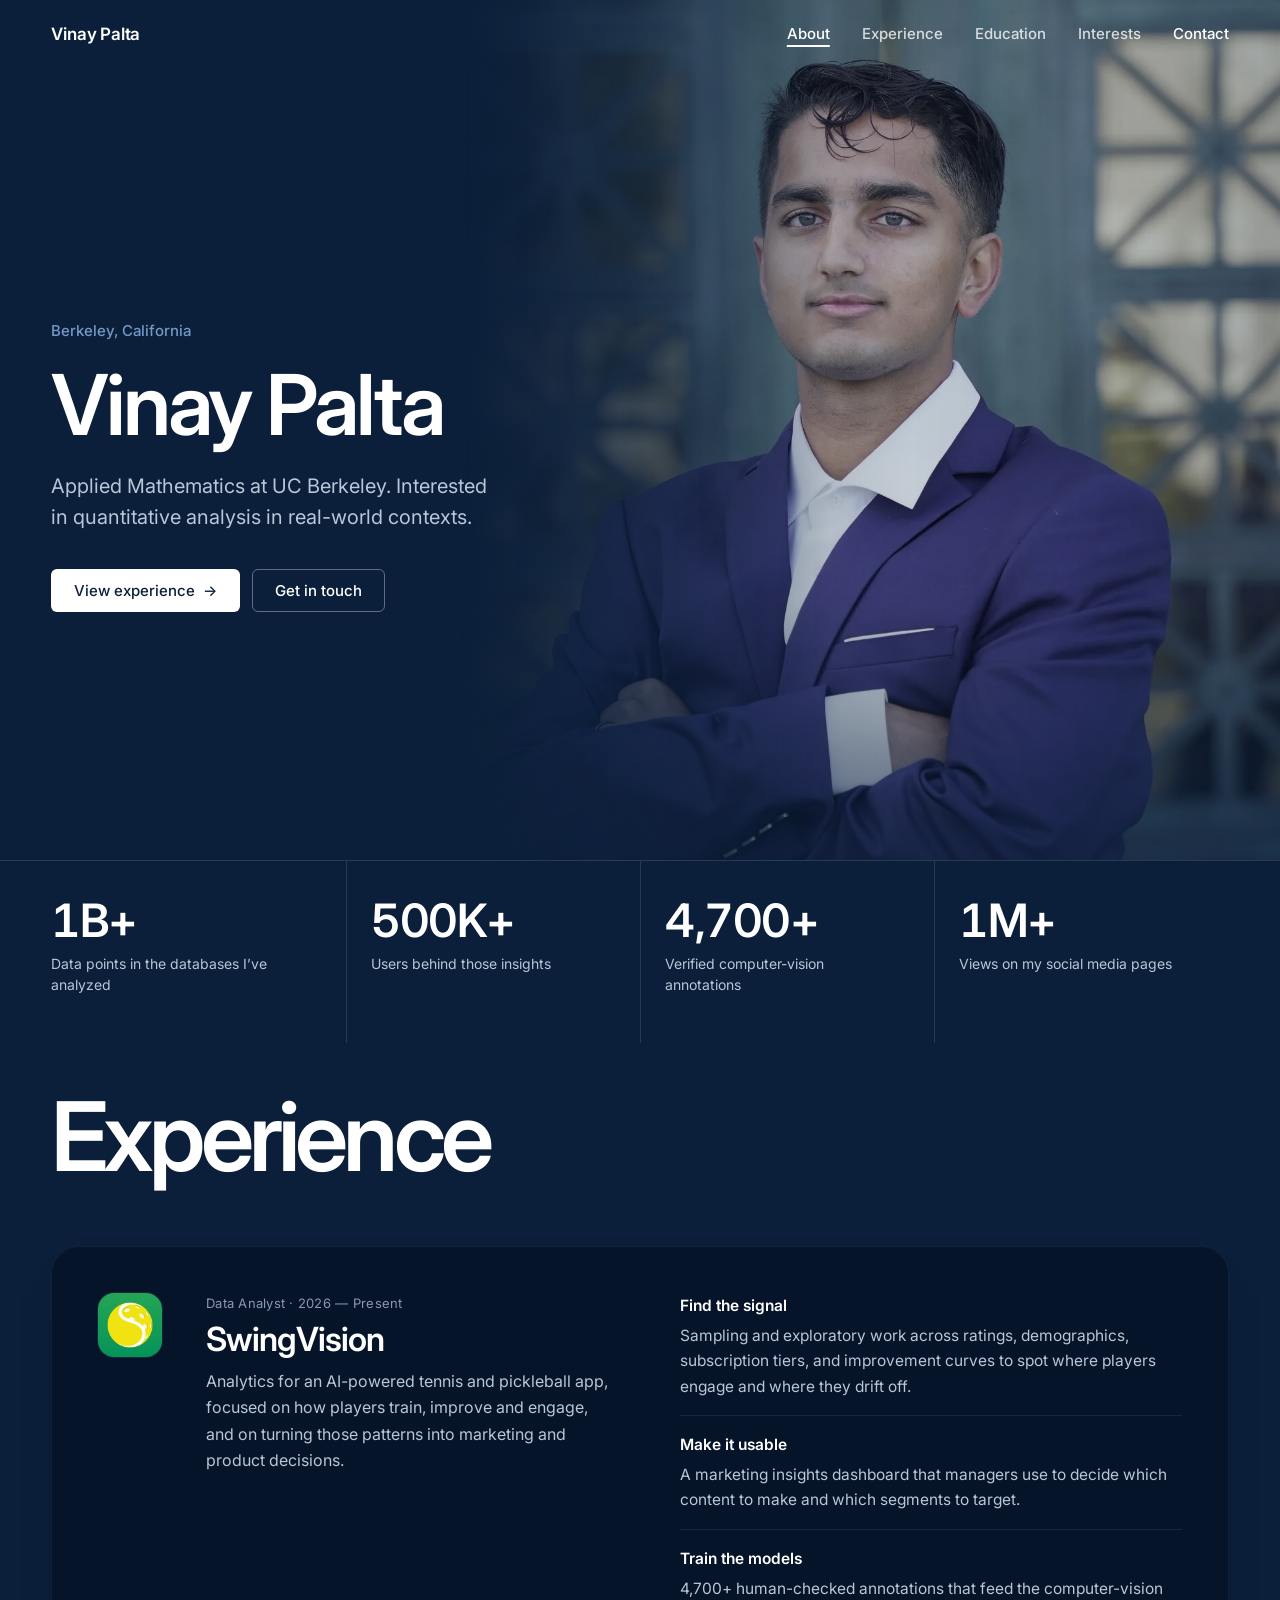
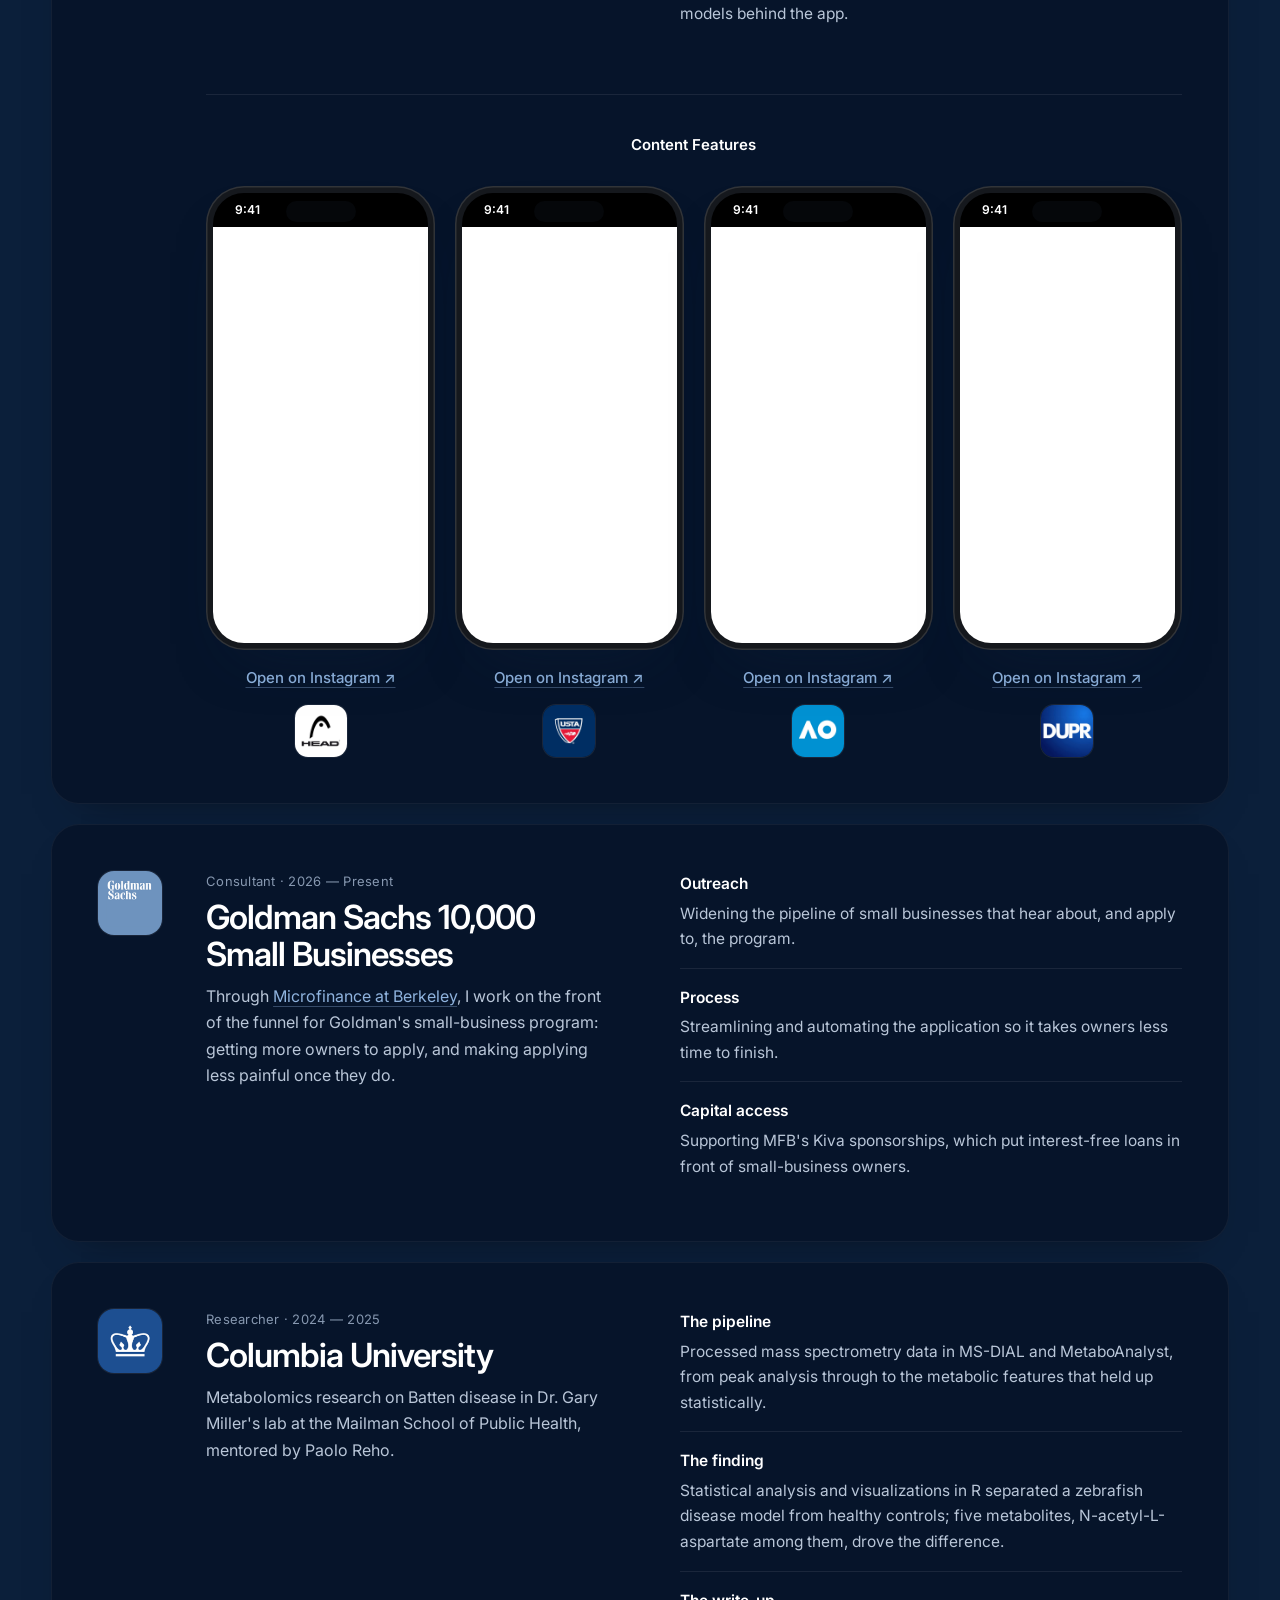
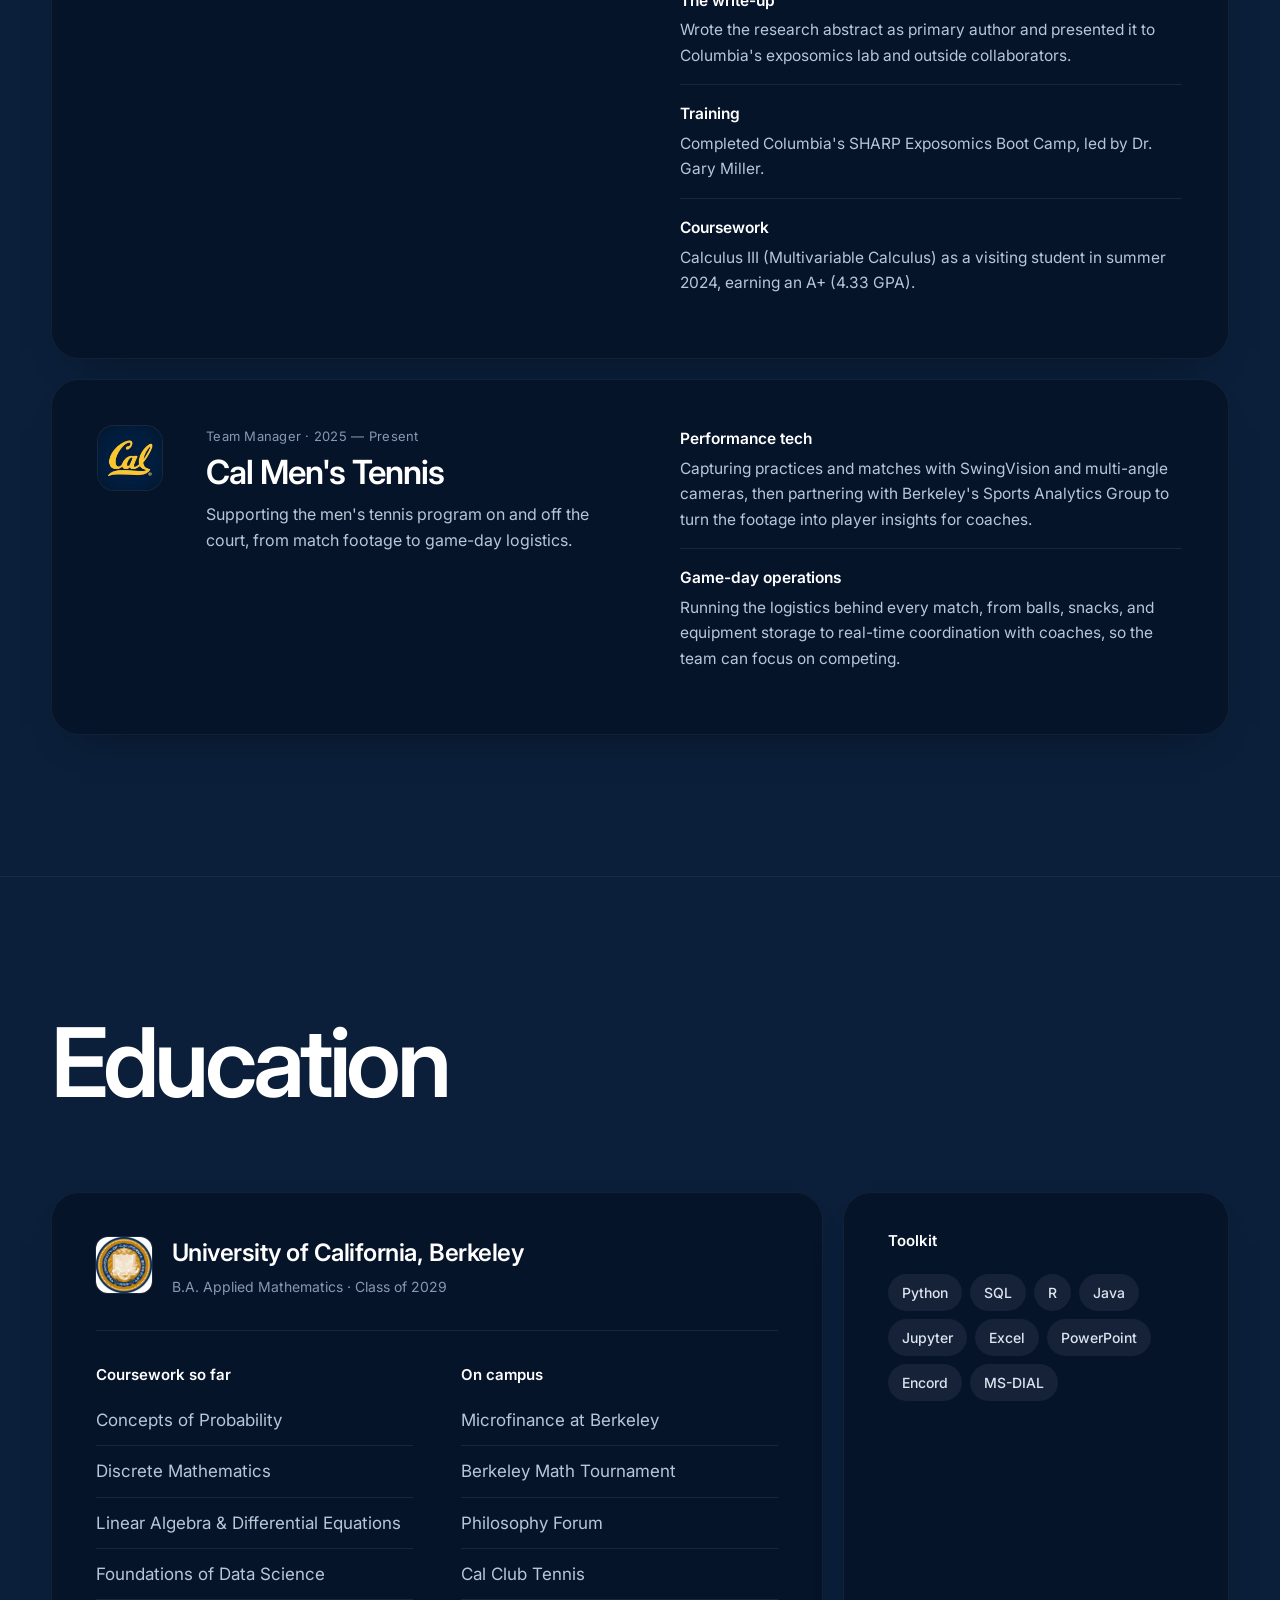
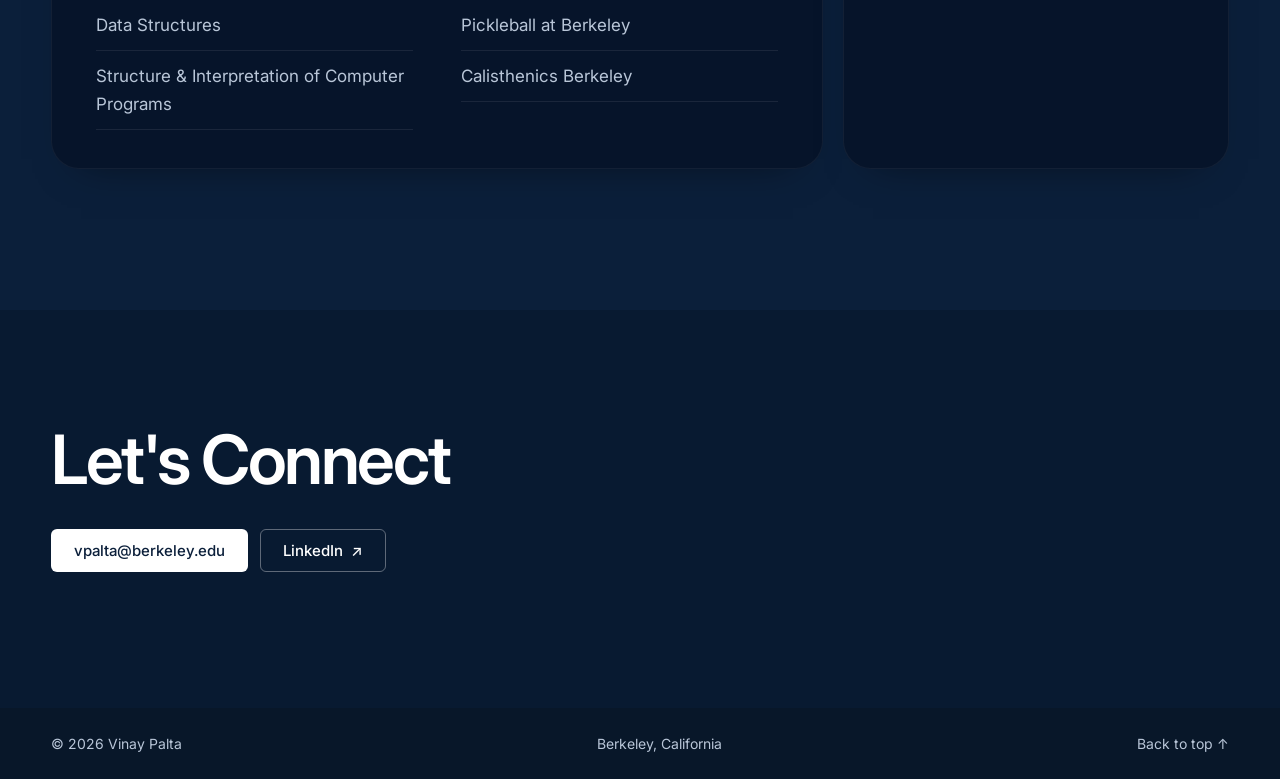
<file: index.html>
<!DOCTYPE html>
<html lang="en">
  <head>
    <meta charset="UTF-8">
    <meta name="viewport" content="width=device-width, initial-scale=1">
    <title>Vinay Palta — Applied Mathematics, UC Berkeley</title>
    <meta name="description" content="Vinay Palta studies Applied Mathematics at UC Berkeley and works as a data analyst at SwingVision. Experience, education, and ways to connect.">
    <meta name="author" content="Vinay Palta">
    <meta name="theme-color" content="#0a1b33">
    <link rel="canonical" href="https://vinaypalta.github.io/">

    <!-- Link previews (LinkedIn, iMessage, X, Slack) -->
    <meta property="og:type" content="profile">
    <meta property="og:site_name" content="Vinay Palta">
    <meta property="og:title" content="Vinay Palta — Applied Mathematics, UC Berkeley">
    <meta property="og:description" content="Data, markets, and the numbers behind decisions.">
    <meta property="og:url" content="https://vinaypalta.github.io/">
    <meta property="og:image" content="https://vinaypalta.github.io/images/og-image.jpg">
    <meta property="og:image:width" content="1200">
    <meta property="og:image:height" content="630">
    <meta property="og:image:alt" content="Vinay Palta — UC Berkeley, Applied Mathematics">
    <meta property="profile:first_name" content="Vinay">
    <meta property="profile:last_name" content="Palta">
    <meta name="twitter:card" content="summary_large_image">
    <meta name="twitter:title" content="Vinay Palta — Applied Mathematics, UC Berkeley">
    <meta name="twitter:description" content="Data, markets, and the numbers behind decisions.">
    <meta name="twitter:image" content="https://vinaypalta.github.io/images/og-image.jpg">

    <link rel="icon" href="favicon.svg" type="image/svg+xml">
    <link rel="apple-touch-icon" href="images/apple-touch-icon.png">

    <link rel="preconnect" href="https://fonts.googleapis.com">
    <link rel="preconnect" href="https://fonts.gstatic.com" crossorigin>
    <link href="https://fonts.googleapis.com/css2?family=Inter:ital,opsz,wght@0,14..32,400..700;1,14..32,400..600&display=swap" rel="stylesheet">
    <link rel="preload" as="image" href="images/hero-bg.webp" type="image/webp">
    <link rel="stylesheet" href="style.css?v=41">

    <script type="application/ld+json">
    {
      "@context": "https://schema.org",
      "@type": "Person",
      "name": "Vinay Palta",
      "url": "https://vinaypalta.github.io/",
      "image": "https://vinaypalta.github.io/images/headshot.jpg",
      "jobTitle": "Data Analyst",
      "worksFor": { "@type": "Organization", "name": "SwingVision" },
      "alumniOf": { "@type": "CollegeOrUniversity", "name": "University of California, Berkeley" },
      "email": "mailto:vpalta@berkeley.edu",
      "sameAs": ["https://www.linkedin.com/in/vinaypalta"]
    }
    </script>
  </head>
  <body>
    <a class="skip-link" href="#main">Skip to content</a>

    <header class="site-header">
      <div class="wrap header-inner">
        <a class="wordmark" href="#top">Vinay Palta</a>
        <button class="menu-toggle" aria-expanded="false" aria-controls="site-nav">
          <span class="sr-only">Menu</span><span class="bars" aria-hidden="true"></span>
        </button>
        <nav id="site-nav" aria-label="Main navigation">
          <a href="#top">About</a>
          <a href="#experience">Experience</a>
          <a href="#education">Education</a>
          <a href="interests.html">Interests</a>
          <a class="nav-cta" href="#contact">Contact</a>
        </nav>
      </div>
    </header>

    <main id="main">
      <!-- HERO -->
      <section id="top" class="hero hero-photo">
        <div class="hero-bg" aria-hidden="true"><picture><source srcset="images/hero-bg.webp" type="image/webp"><img src="images/hero-bg.jpg" alt="" width="1600" height="1391" fetchpriority="high"></picture></div>
        <div class="wrap hero-inner">
          <div class="hero-copy">
            <p class="eyebrow hero-line" style="--d:0">Berkeley, California</p>
            <h1 class="hero-line" style="--d:1">Vinay Palta</h1>
            <p class="lede hero-line" style="--d:2">
              Applied Mathematics at UC Berkeley. Interested in quantitative analysis in real-world contexts.
            </p>
            <div class="hero-actions hero-line" style="--d:3">
              <a class="btn btn-primary" href="#experience">View experience <span aria-hidden="true">→</span></a>
              <a class="btn btn-ghost" href="#contact">Get in touch</a>
            </div>
          </div>

        </div>
      </section>

      <!-- KEY FIGURES -->
      <section class="figures" aria-label="Key figures">
        <div class="wrap figures-grid">
          <div class="figure reveal">
            <p class="figure-num">1B+</p>
            <p class="figure-label">Data points in the databases I&rsquo;ve analyzed</p>
          </div>
          <div class="figure reveal">
            <p class="figure-num">500K+</p>
            <p class="figure-label">Users behind those insights</p>
          </div>
          <div class="figure reveal">
            <p class="figure-num">4,700+</p>
            <p class="figure-label">Verified computer-vision annotations</p>
          </div>
          <div class="figure reveal">
            <p class="figure-num">1M+</p>
            <p class="figure-label">Views on my social media pages</p>
          </div>
        </div>
      </section>

      <!-- EXPERIENCE -->
      <section id="experience" class="section section-tint">
        <div class="wrap">
          <header class="section-head reveal">
            <h2>Experience</h2>
          </header>

          <div class="timeline">
            <article class="org reveal">
              <div class="org-rail">
                <a class="org-logo-link" href="https://swing.vision/" target="_blank" rel="noopener noreferrer"><img class="org-logo" src="images/swingvision-logo.jpeg" alt="SwingVision logo" width="200" height="200" loading="lazy"></a>
              </div>
              <div class="org-body">
                <div class="org-top">
                  <h3><a href="https://swing.vision/" target="_blank" rel="noopener noreferrer">SwingVision</a></h3>
                  <p class="date">Data Analyst · 2026 — Present</p>
                </div>
                <p class="story">
                  Analytics for an AI-powered tennis and pickleball app, focused on how players train, improve
                  and engage, and on turning those patterns into marketing and product decisions.
                </p>
                <ul class="highlights">
                  <li><span class="hl-k">Find the signal</span><span>Sampling and exploratory work across ratings, demographics, subscription tiers, and improvement curves to spot where players engage and where they drift off.</span></li>
                  <li><span class="hl-k">Make it usable</span><span>A marketing insights dashboard that managers use to decide which content to make and which segments to target.</span></li>
                  <li><span class="hl-k">Train the models</span><span>4,700+ human-checked annotations that feed the computer-vision models behind the app.</span></li>
                </ul>
                <div class="sv-reels">
                  <p class="links-label features-title">Content Features</p>
            <div class="phones phones-inline">
              <figure class="phone">
                <div class="phone-screen">
                  <div class="screen"><span class="status" aria-hidden="true">9:41</span><iframe src="https://www.instagram.com/p/DaqabmehOan/embed/" title="HEAD collaboration on Instagram" loading="lazy" scrolling="no" allowtransparency="true" allow="encrypted-media; picture-in-picture"></iframe></div>
                </div>
                <figcaption><a class="text-link" href="https://www.instagram.com/p/DaqabmehOan/" target="_blank" rel="noopener noreferrer">Open on Instagram <span aria-hidden="true">↗</span></a><img class="partner-logo" src="images/logo-head.png" alt="HEAD" width="240" height="240" loading="lazy"></figcaption>
              </figure>
              <figure class="phone">
                <div class="phone-screen">
                  <div class="screen"><span class="status" aria-hidden="true">9:41</span><iframe src="https://www.instagram.com/p/DcOzZh5hBcR/embed/" title="SwingVision reel 02 on Instagram" loading="lazy" scrolling="no" allowtransparency="true" allow="encrypted-media; picture-in-picture"></iframe></div>
                </div>
                <figcaption><a class="text-link" href="https://www.instagram.com/p/DcOzZh5hBcR/" target="_blank" rel="noopener noreferrer">Open on Instagram <span aria-hidden="true">↗</span></a><img class="partner-logo" src="images/logo-usta.png" alt="USTA" width="240" height="240" loading="lazy"></figcaption>
              </figure>
              <figure class="phone">
                <div class="phone-screen">
                  <div class="screen"><span class="status" aria-hidden="true">9:41</span><iframe src="https://www.instagram.com/p/DfS2nNaPM__/embed/" title="Australian Open collaboration on Instagram" loading="lazy" scrolling="no" allowtransparency="true" allow="encrypted-media; picture-in-picture"></iframe></div>
                </div>
                <figcaption><a class="text-link" href="https://www.instagram.com/p/DfS2nNaPM__/" target="_blank" rel="noopener noreferrer">Open on Instagram <span aria-hidden="true">↗</span></a><img class="partner-logo" src="images/logo-ao.png" alt="Australian Open" width="240" height="240" loading="lazy"></figcaption>
              </figure>
              <figure class="phone">
                <div class="phone-screen">
                  <div class="screen"><span class="status" aria-hidden="true">9:41</span><iframe src="https://www.instagram.com/p/Dfpb4dqvYg-/embed/" title="DUPR collaboration on Instagram" loading="lazy" scrolling="no" allowtransparency="true" allow="encrypted-media; picture-in-picture"></iframe></div>
                </div>
                <figcaption><a class="text-link" href="https://www.instagram.com/p/Dfpb4dqvYg-/" target="_blank" rel="noopener noreferrer">Open on Instagram <span aria-hidden="true">↗</span></a><img class="partner-logo" src="images/logo-dupr.png" alt="DUPR" width="240" height="240" loading="lazy"></figcaption>
              </figure>
            </div>
                </div>
              </div>
            </article>

            <article class="org reveal">
              <div class="org-rail">
                <a class="org-logo-link" href="https://www.goldmansachs.com/community-transformation/10000-small-businesses/us" target="_blank" rel="noopener noreferrer"><img class="org-logo" src="images/logo-gs10ksb.png" alt="Goldman Sachs logo" width="240" height="240" loading="lazy"></a>
              </div>
              <div class="org-body">
                <div class="org-top">
                  <h3><a href="https://www.goldmansachs.com/community-transformation/10000-small-businesses/us" target="_blank" rel="noopener noreferrer">Goldman Sachs 10,000 Small Businesses</a></h3>
                  <p class="date">Consultant · 2026 — Present</p>
                </div>
                <p class="story">
                  Through <a class="inline-link" href="https://microfinanceatberkeley.com/" target="_blank" rel="noopener noreferrer">Microfinance at Berkeley</a>,
                  I work on the front of the funnel for Goldman's small-business program: getting more owners to apply,
                  and making applying less painful once they do.
                </p>
                <ul class="highlights">
                  <li><span class="hl-k">Outreach</span><span>Widening the pipeline of small businesses that hear about, and apply to, the program.</span></li>
                  <li><span class="hl-k">Process</span><span>Streamlining and automating the application so it takes owners less time to finish.</span></li>
                  <li><span class="hl-k">Capital access</span><span>Supporting MFB's Kiva sponsorships, which put interest-free loans in front of small-business owners.</span></li>
                </ul>
              </div>
            </article>

            <article class="org reveal">
              <div class="org-rail">
                <a class="org-logo-link" href="https://www.publichealth.columbia.edu/research-labs/miller-lab-0" target="_blank" rel="noopener noreferrer"><img class="org-logo" src="images/logo-columbia.png" alt="Columbia University crown" width="240" height="240" loading="lazy"></a>
              </div>
              <div class="org-body">
                <div class="org-top">
                  <h3><a href="https://www.publichealth.columbia.edu/research-labs/miller-lab-0" target="_blank" rel="noopener noreferrer">Columbia University</a></h3>
                  <p class="date">Researcher · 2024 — 2025</p>
                </div>
                <p class="story">
                  Metabolomics research on Batten disease in Dr. Gary Miller's lab at the Mailman School of
                  Public Health, mentored by Paolo Reho.
                </p>
                <ul class="highlights">
                  <li><span class="hl-k">The pipeline</span><span>Processed mass spectrometry data in MS-DIAL and MetaboAnalyst, from peak analysis through to the metabolic features that held up statistically.</span></li>
                  <li><span class="hl-k">The finding</span><span>Statistical analysis and visualizations in R separated a zebrafish disease model from healthy controls; five metabolites, N-acetyl-L-aspartate among them, drove the difference.</span></li>
                  <li><span class="hl-k">The write-up</span><span>Wrote the research abstract as primary author and presented it to Columbia's exposomics lab and outside collaborators.</span></li>
                  <li><span class="hl-k">Training</span><span>Completed Columbia's SHARP Exposomics Boot Camp, led by Dr. Gary Miller.</span></li>
                  <li><span class="hl-k">Coursework</span><span>Calculus III (Multivariable Calculus) as a visiting student in summer 2024, earning an A+ (4.33 GPA).</span></li>
                </ul>
              </div>
            </article>

            <article class="org reveal">
              <div class="org-rail">
                <a class="org-logo-link" href="https://calbears.com/sports/mens-tennis" target="_blank" rel="noopener noreferrer"><img class="org-logo" src="images/logo-cal.png" alt="Cal Athletics logo" width="240" height="240" loading="lazy"></a>
              </div>
              <div class="org-body">
                <div class="org-top">
                  <h3><a href="https://calbears.com/sports/mens-tennis/roster/staff/vinay-palta/1182" target="_blank" rel="noopener noreferrer">Cal Men's Tennis</a></h3>
                  <p class="date">Team Manager · 2025 — Present</p>
                </div>
                <p class="story">
                  Supporting the men's tennis program on and off the court, from match footage to game-day logistics.
                </p>
                <ul class="highlights">
                  <li><span class="hl-k">Performance tech</span><span>Capturing practices and matches with SwingVision and multi-angle cameras, then partnering with Berkeley's Sports Analytics Group to turn the footage into player insights for coaches.</span></li>
                  <li><span class="hl-k">Game-day operations</span><span>Running the logistics behind every match, from balls, snacks, and equipment storage to real-time coordination with coaches, so the team can focus on competing.</span></li>
                </ul>
              </div>
            </article>
          </div>
        </div>
      </section>

      <!-- EDUCATION -->
      <section id="education" class="section">
        <div class="wrap">
          <header class="section-head reveal">
            <h2>Education</h2>
          </header>

          <div class="edu reveal">
            <div class="edu-main">
              <img class="edu-seal" src="images/berkeley-logo.png" alt="UC Berkeley seal" width="225" height="225" loading="lazy">
              <div>
                <h3>University of California, Berkeley</h3>
                <p class="meta">B.A. Applied Mathematics · Class of 2029</p>
              </div>
            </div>
            <div class="edu-cols">
              <div>
                <h4 class="col-label">Coursework so far</h4>
                <ul class="clean-list">
                  <li>Concepts of Probability</li>
                  <li>Discrete Mathematics</li>
                  <li>Linear Algebra &amp; Differential Equations</li>
                  <li>Foundations of Data Science</li>
                  <li>Data Structures</li>
                  <li>Structure &amp; Interpretation of Computer Programs</li>
                </ul>
              </div>
              <div>
                <h4 class="col-label">On campus</h4>
                <ul class="clean-list">
                  <li><a href="https://microfinanceatberkeley.com/" target="_blank" rel="noopener noreferrer">Microfinance at Berkeley</a></li>
                  <li><a href="https://berkeley.mt/" target="_blank" rel="noopener noreferrer">Berkeley Math Tournament</a></li>
                  <li><a href="https://philosophy.berkeley.edu/undergraduate/student_groups" target="_blank" rel="noopener noreferrer">Philosophy Forum</a></li>
                  <li><a href="https://californiaclubtennis.com/" target="_blank" rel="noopener noreferrer">Cal Club Tennis</a></li>
                  <li><a href="https://www.instagram.com/pickleballatberkeley/" target="_blank" rel="noopener noreferrer">Pickleball at Berkeley</a></li>
                  <li><a href="https://www.instagram.com/calisthenicsberkeley/" target="_blank" rel="noopener noreferrer">Calisthenics Berkeley</a></li>
                </ul>
              </div>
            </div>
          </div>

          <div class="skills reveal">
            <h4 class="col-label">Toolkit</h4>
            <ul class="chips">
              <li>Python</li><li>SQL</li><li>R</li><li>Java</li><li>Jupyter</li><li>Excel</li><li>PowerPoint</li><li>Encord</li><li>MS-DIAL</li>
            </ul>
          </div>
        </div>
      </section>

      <!-- CONTACT -->
      <section id="contact" class="contact">
        <div class="wrap contact-inner reveal">
          <h2>Let's Connect</h2>
          <div class="contact-actions">
            <a class="btn btn-primary" href="mailto:vpalta@berkeley.edu">vpalta@berkeley.edu</a>
            <a class="btn btn-ghost" href="https://www.linkedin.com/in/vinaypalta" target="_blank" rel="noopener noreferrer">LinkedIn <span aria-hidden="true">↗</span></a>
          </div>
        </div>
      </section>
    </main>

    <footer class="site-footer">
      <div class="wrap footer-inner">
        <span>© <span id="year">2026</span> Vinay Palta</span>
        <span>Berkeley, California</span>
        <a href="#top">Back to top ↑</a>
      </div>
    </footer>

    <script src="script.js?v=35" defer></script>
  </body>
</html>
</file>
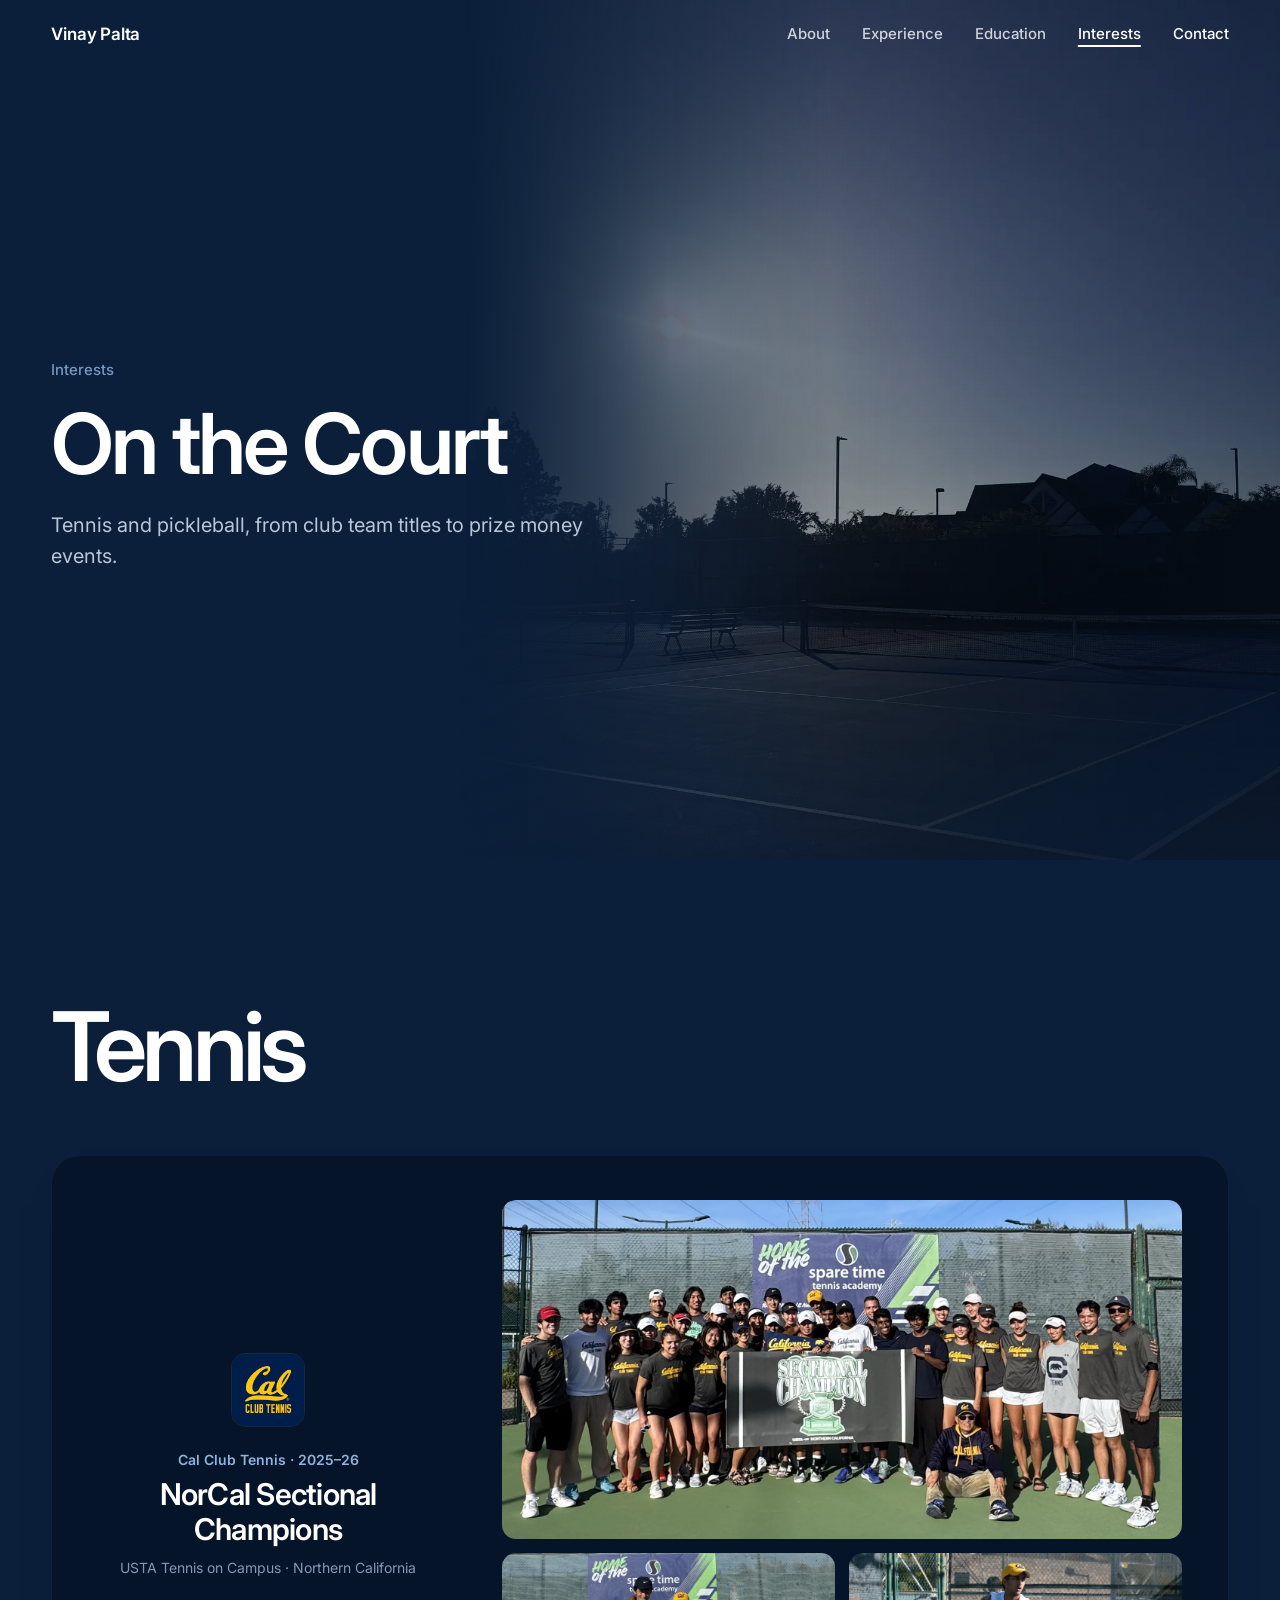
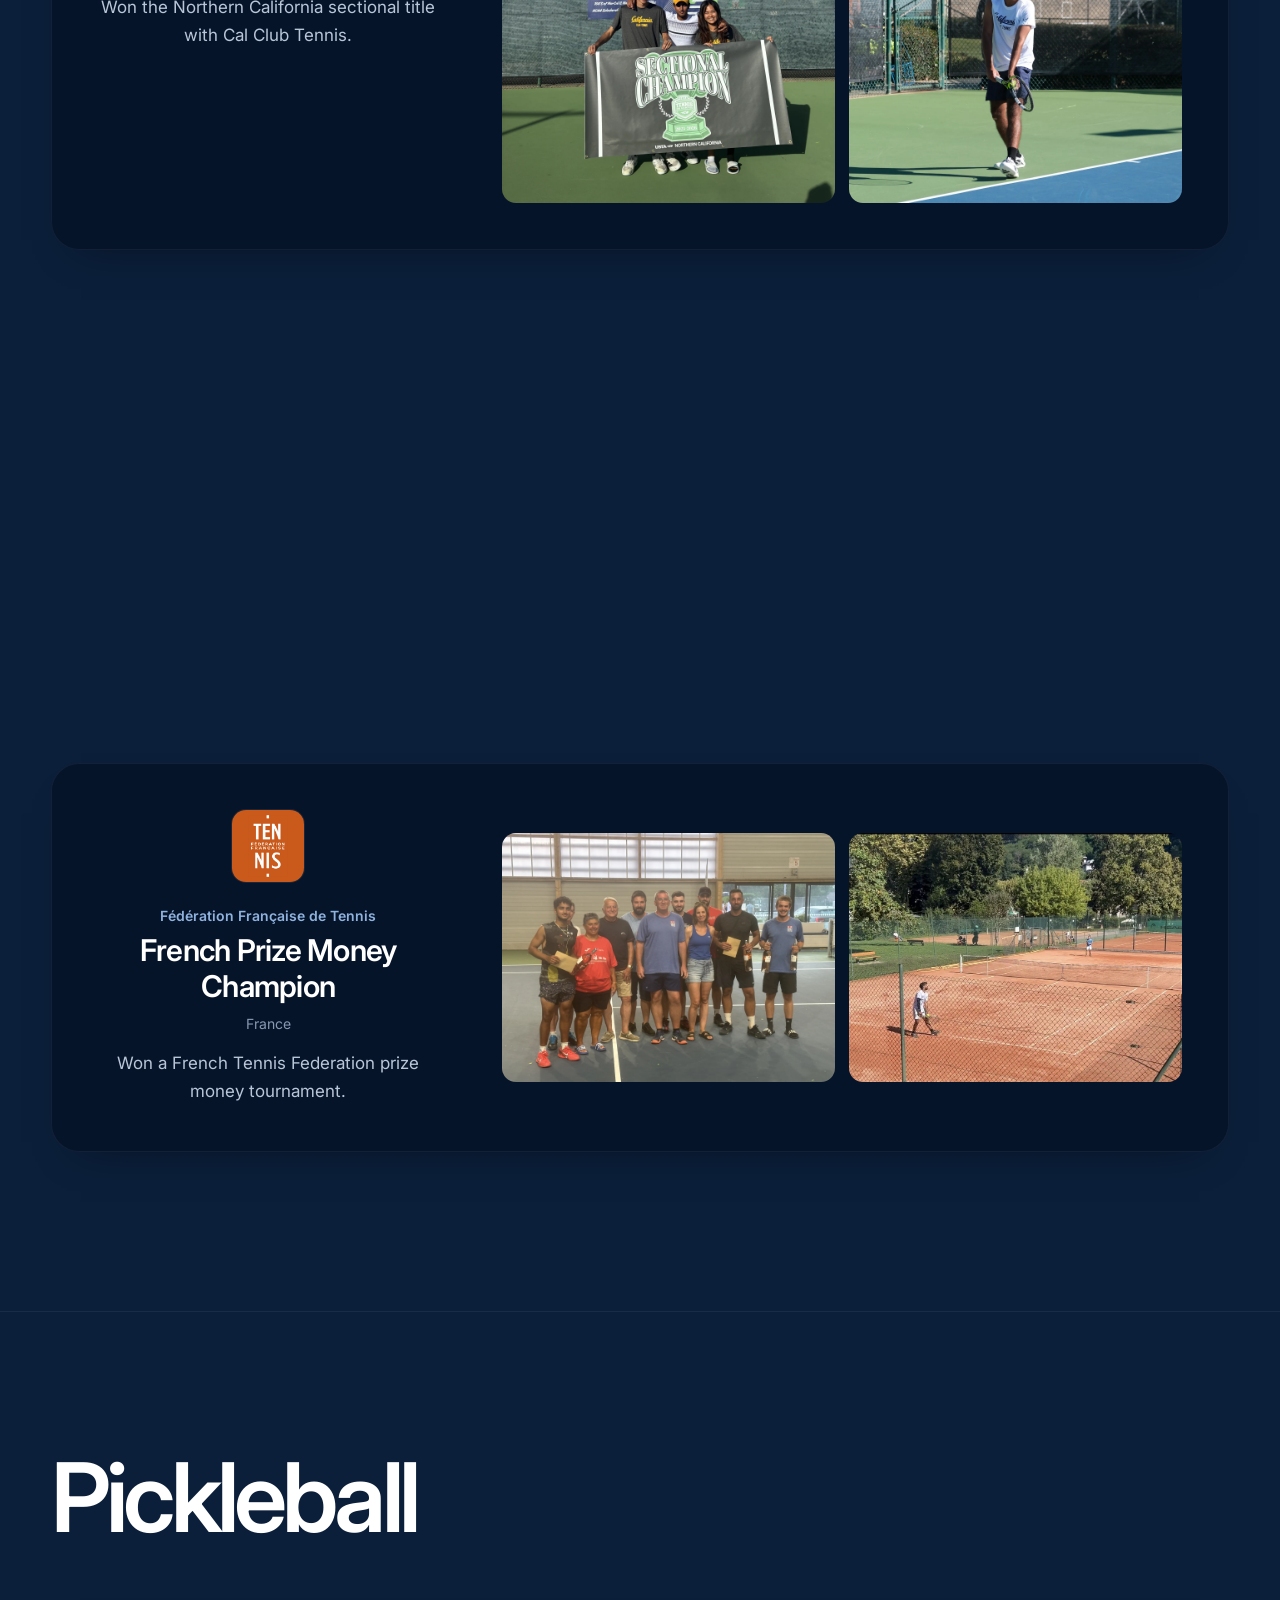
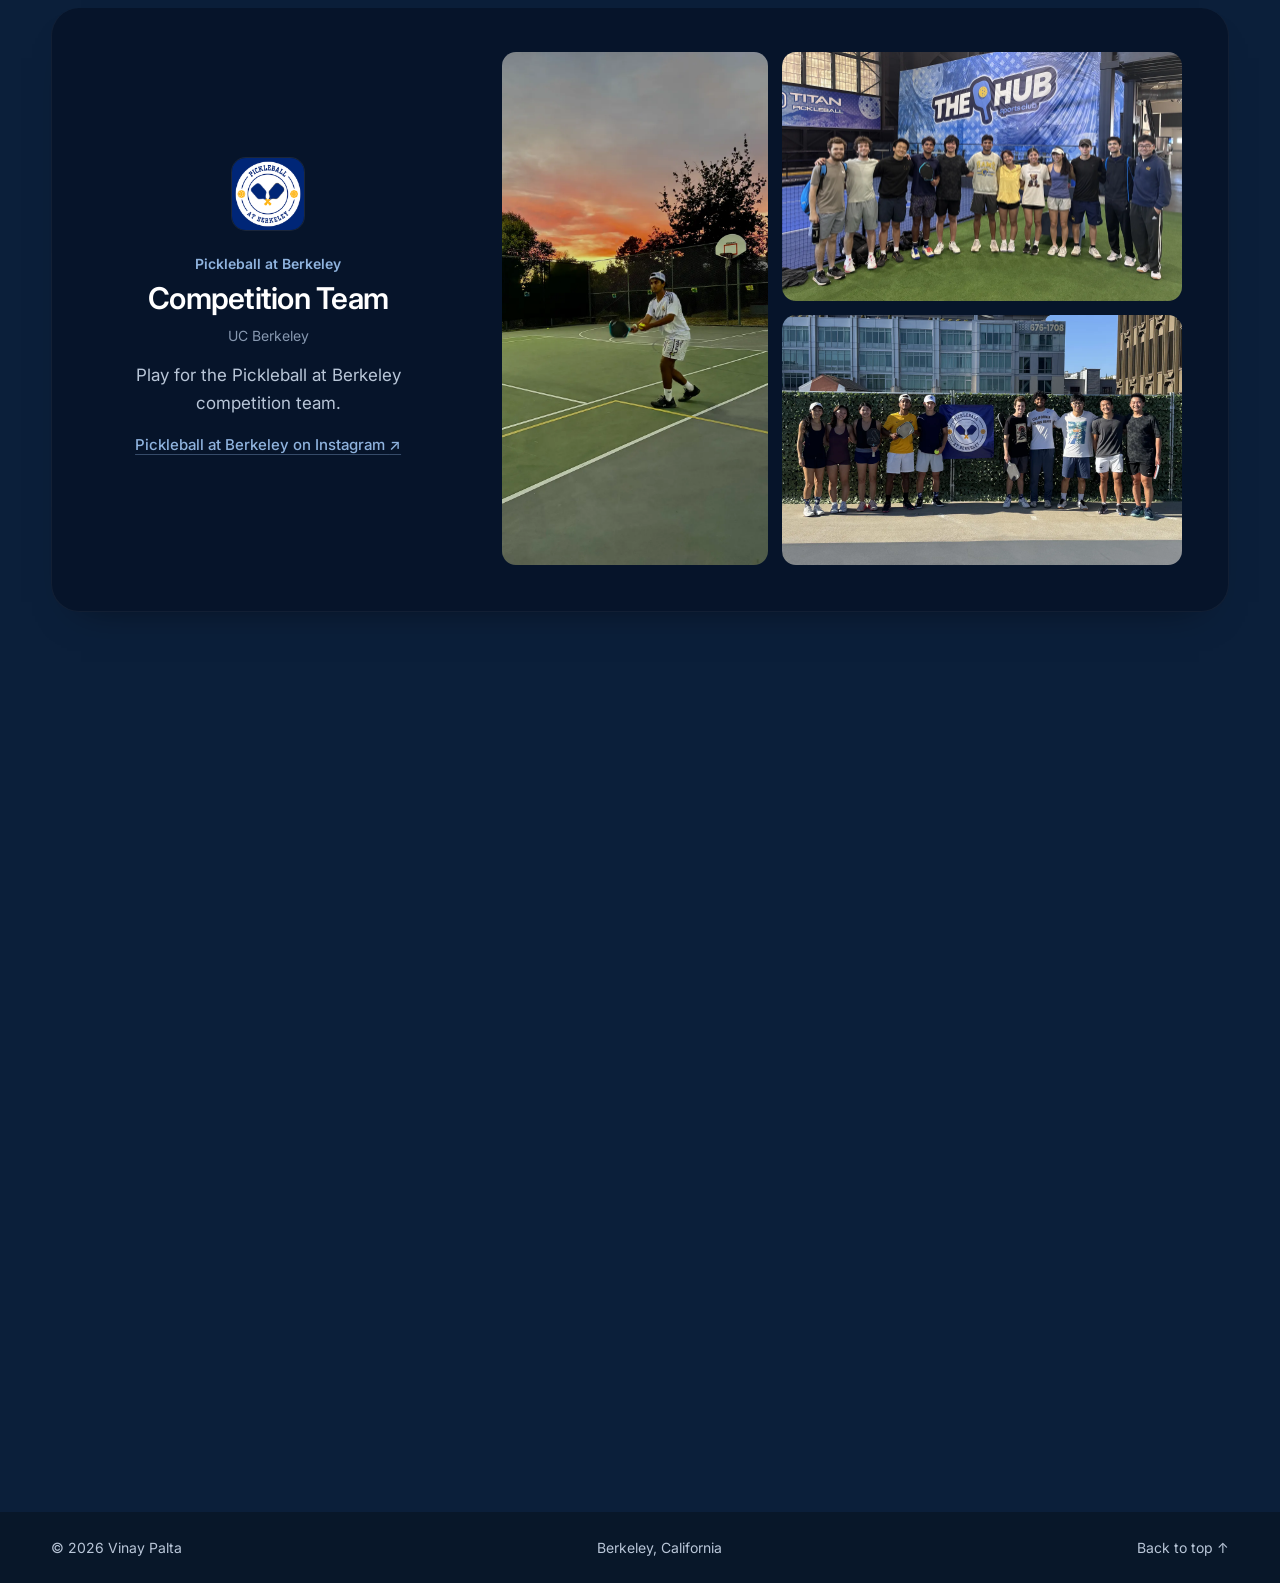
<file: interests.html>
<!DOCTYPE html>
<html lang="en">
  <head>
    <meta charset="UTF-8">
    <meta name="viewport" content="width=device-width, initial-scale=1">
    <title>Interests — Vinay Palta</title>
    <meta name="description" content="Vinay Palta on the tennis court: NorCal Sectional Champions with Cal Club Tennis, plus UTR Sports and French Tennis Federation prize money titles.">
    <meta name="author" content="Vinay Palta">
    <meta name="theme-color" content="#0a1b33">
    <link rel="canonical" href="https://vinaypalta.github.io/interests.html">

    <!-- Link previews (LinkedIn, iMessage, X, Slack) -->
    <meta property="og:type" content="profile">
    <meta property="og:site_name" content="Vinay Palta">
    <meta property="og:title" content="Vinay Palta — Applied Mathematics, UC Berkeley">
    <meta property="og:description" content="Data, markets, and the numbers behind decisions.">
    <meta property="og:url" content="https://vinaypalta.github.io/interests.html">
    <meta property="og:image" content="https://vinaypalta.github.io/images/og-image.jpg">
    <meta property="og:image:width" content="1200">
    <meta property="og:image:height" content="630">
    <meta property="og:image:alt" content="Vinay Palta — UC Berkeley, Applied Mathematics">
    <meta property="profile:first_name" content="Vinay">
    <meta property="profile:last_name" content="Palta">
    <meta name="twitter:card" content="summary_large_image">
    <meta name="twitter:title" content="Vinay Palta — Applied Mathematics, UC Berkeley">
    <meta name="twitter:description" content="Data, markets, and the numbers behind decisions.">
    <meta name="twitter:image" content="https://vinaypalta.github.io/images/og-image.jpg">

    <link rel="icon" href="favicon.svg" type="image/svg+xml">
    <link rel="apple-touch-icon" href="images/apple-touch-icon.png">

    <link rel="preconnect" href="https://fonts.googleapis.com">
    <link rel="preconnect" href="https://fonts.gstatic.com" crossorigin>
    <link href="https://fonts.googleapis.com/css2?family=Inter:ital,opsz,wght@0,14..32,400..700;1,14..32,400..600&display=swap" rel="stylesheet">
        <link rel="stylesheet" href="style.css?v=41">

  </head>
  <body>
    <a class="skip-link" href="#main">Skip to content</a>

    <header class="site-header">
      <div class="wrap header-inner">
        <a class="wordmark" href="index.html">Vinay Palta</a>
        <button class="menu-toggle" aria-expanded="false" aria-controls="site-nav">
          <span class="sr-only">Menu</span><span class="bars" aria-hidden="true"></span>
        </button>
        <nav id="site-nav" aria-label="Main navigation">
          <a href="index.html#top">About</a>
          <a href="index.html#experience">Experience</a>
          <a href="index.html#education">Education</a>
          <a href="interests.html" class="is-active" aria-current="page">Interests</a>
          <a class="nav-cta" href="index.html#contact">Contact</a>
        </nav>
      </div>
    </header>

    <main id="main">
      <section id="top" class="hero page-hero hero-photo">
        <div class="hero-bg" aria-hidden="true"><picture><source srcset="images/interests/court-bg.webp" type="image/webp"><img src="images/interests/court-bg.jpg" alt="" width="1600" height="1391" fetchpriority="high"></picture></div>
        <div class="wrap hero-inner">
          <div class="hero-copy">
            <p class="eyebrow hero-line" style="--d:0">Interests</p>
            <h1 class="hero-line" style="--d:1">On the Court</h1>
            <p class="lede hero-line" style="--d:2">Tennis and pickleball, from club team titles to prize money events.</p>
          </div>

        </div>
      </section>

      <section id="tennis" class="section">
        <div class="wrap">
          <header class="section-head reveal">
            <h2>Tennis</h2>
          </header>

          <article class="feat reveal">
            <div class="feat-info">
              <img class="feat-logo" src="images/interests/logo-calclub.png" alt="Cal Club Tennis logo" width="240" height="240" loading="lazy">
              <p class="feat-k">Cal Club Tennis · 2025–26</p>
              <h3>NorCal Sectional Champions</h3>
              <p class="feat-org">USTA Tennis on Campus · Northern California</p>
              <p class="feat-copy">Won the Northern California sectional title with Cal Club Tennis.</p>
            </div>
            <div class="mosaic mosaic-cal">
                <button class="ph ph-wide" type="button" data-full="images/interests/cal-team.jpg" aria-label="Enlarge: Cal Club Tennis team with the Sectional Champion banner">
                  <picture><source srcset="images/interests/cal-team.webp" type="image/webp"><img src="images/interests/cal-team.jpg" alt="Cal Club Tennis team with the Sectional Champion banner" width="1800" height="900" loading="lazy"></picture>
                </button><button class="ph" type="button" data-full="images/interests/cal-banner.jpg" aria-label="Enlarge: Vinay and teammates holding the Sectional Champion banner">
                  <picture><source srcset="images/interests/cal-banner.webp" type="image/webp"><img src="images/interests/cal-banner.jpg" alt="Vinay and teammates holding the Sectional Champion banner" width="1600" height="1200" loading="lazy"></picture>
                </button><button class="ph" type="button" data-full="images/interests/cal-match.jpg" aria-label="Enlarge: Vinay serving for Cal Club Tennis">
                  <picture><source srcset="images/interests/cal-match.webp" type="image/webp"><img src="images/interests/cal-match.jpg" alt="Vinay serving for Cal Club Tennis" width="1600" height="1200" loading="lazy"></picture>
                </button>
            </div>
          </article>

          <article class="feat feat-flip reveal">
            <div class="feat-info">
              <img class="feat-logo" src="images/interests/logo-utr.png" alt="UTR Sports logo" width="240" height="240" loading="lazy">
              <p class="feat-k">UTR Sports</p>
              <h3>UTR Sports Prize Money Series Champion</h3>
              <p class="feat-org">Universal Tennis Rating</p>
              <p class="feat-copy">Won a UTR Sports Prize Money Series event.</p>
            </div>
            <div class="mosaic mosaic-pair mosaic-tall">
                <button class="ph" type="button" data-full="images/interests/utr-forehand.jpg" aria-label="Enlarge: Vinay hitting a forehand">
                  <picture><source srcset="images/interests/utr-forehand.webp" type="image/webp"><img src="images/interests/utr-forehand.jpg" alt="Vinay hitting a forehand" width="1280" height="1600" loading="lazy"></picture>
                </button><button class="ph" type="button" data-full="images/interests/utr-backhand.jpg" aria-label="Enlarge: Vinay setting up a two-handed backhand">
                  <picture><source srcset="images/interests/utr-backhand.webp" type="image/webp"><img src="images/interests/utr-backhand.jpg" alt="Vinay setting up a two-handed backhand" width="1280" height="1600" loading="lazy"></picture>
                </button>
            </div>
          </article>

          <article class="feat reveal">
            <div class="feat-info">
              <img class="feat-logo" src="images/interests/logo-fft.png" alt="French Tennis Federation logo" width="240" height="240" loading="lazy">
              <p class="feat-k">Fédération Française de Tennis</p>
              <h3>French Prize Money Champion</h3>
              <p class="feat-org">France</p>
              <p class="feat-copy">Won a French Tennis Federation prize money tournament.</p>
            </div>
            <div class="mosaic mosaic-pair">
                <button class="ph" type="button" data-full="images/interests/fft-podium.jpg" aria-label="Enlarge: Prize ceremony at the French tournament">
                  <picture><source srcset="images/interests/fft-podium.webp" type="image/webp"><img src="images/interests/fft-podium.jpg" alt="Prize ceremony at the French tournament" width="1600" height="1200" loading="lazy"></picture>
                </button><button class="ph" type="button" data-full="images/interests/fft-clay.jpg" aria-label="Enlarge: Match on clay in France">
                  <picture><source srcset="images/interests/fft-clay.webp" type="image/webp"><img src="images/interests/fft-clay.jpg" alt="Match on clay in France" width="870" height="653" loading="lazy"></picture>
                </button>
            </div>
          </article>
        </div>
      </section>

      <section id="pickleball" class="section section-tint">
        <div class="wrap">
          <header class="section-head reveal">
            <h2>Pickleball</h2>
          </header>
          <article class="feat reveal">
            <div class="feat-info">
              <img class="feat-logo" src="images/interests/logo-pb.png" alt="Pickleball at Berkeley logo" width="240" height="240" loading="lazy">
              <p class="feat-k">Pickleball at Berkeley</p>
              <h3>Competition Team</h3>
              <p class="feat-org">UC Berkeley</p>
              <p class="feat-copy">Play for the Pickleball at Berkeley competition team.</p>
              <a class="text-link feat-link" href="https://www.instagram.com/pickleballatberkeley/" target="_blank" rel="noopener noreferrer">Pickleball at Berkeley on Instagram <span aria-hidden="true">↗</span></a>
            </div>
            <div class="mosaic mosaic-pb">
                <button class="ph ph-tall" type="button" data-full="images/interests/pb-sunset.jpg" aria-label="Enlarge: Vinay hitting a pickleball at sunset">
                  <picture><source srcset="images/interests/pb-sunset.webp" type="image/webp"><img src="images/interests/pb-sunset.jpg" alt="Vinay hitting a pickleball at sunset" width="1200" height="1600" loading="lazy"></picture>
                </button>
                <button class="ph" type="button" data-full="images/interests/pb-hub.jpg" aria-label="Enlarge: Pickleball at Berkeley team at The Hub Sports Club">
                  <picture><source srcset="images/interests/pb-hub.webp" type="image/webp"><img src="images/interests/pb-hub.jpg" alt="Pickleball at Berkeley team at The Hub Sports Club" width="1600" height="1000" loading="lazy"></picture>
                </button>
                <button class="ph" type="button" data-full="images/interests/pb-team.jpg" aria-label="Enlarge: Pickleball at Berkeley team with the club banner">
                  <picture><source srcset="images/interests/pb-team.webp" type="image/webp"><img src="images/interests/pb-team.jpg" alt="Pickleball at Berkeley team with the club banner" width="1600" height="1000" loading="lazy"></picture>
                </button>
            </div>
          </article>

          <article class="feat feat-flip reveal">
            <div class="feat-info">
              <img class="feat-logo" src="images/interests/logo-510.png" alt="510Pickleball logo" width="240" height="240" loading="lazy">
              <p class="feat-k">510Pickleball</p>
              <h3>Featured on 510Pickleball</h3>
              <p class="feat-org">Instagram</p>
              <p class="feat-copy">Featured in a 510Pickleball reel.</p>
            </div>
            <div class="feat-phone">
              <figure class="phone">
                <div class="phone-screen">
                  <div class="screen"><span class="status" aria-hidden="true">9:41</span><iframe src="https://www.instagram.com/reel/Dcw_PsBpgnp/embed/" title="510Pickleball reel on Instagram" loading="lazy" scrolling="no" allowtransparency="true" allow="encrypted-media; picture-in-picture"></iframe></div>
                </div>
                <figcaption><a class="text-link" href="https://www.instagram.com/reel/Dcw_PsBpgnp/" target="_blank" rel="noopener noreferrer">Open on Instagram <span aria-hidden="true">↗</span></a></figcaption>
              </figure>
            </div>
          </article>
        </div>
      </section>
    </main>

    <div class="lightbox" hidden>
      <button class="lightbox-close" type="button" aria-label="Close">×</button>
      <img alt="">
    </div>

    <footer class="site-footer">
      <div class="wrap footer-inner">
        <span>© <span id="year">2026</span> Vinay Palta</span>
        <span>Berkeley, California</span>
        <a href="#top">Back to top ↑</a>
      </div>
    </footer>

    <script src="script.js?v=35" defer></script>
  </body>
</html>
</file>
<file: style.css>
/* ==========================================================
   Vinay Palta — personal site
   Palette: navy, dark blue, Goldman-style light blue, white.
   ========================================================== */
:root {
  --navy: #0b1f3a;
  --navy-deep: #081729;
  --blue-dark: #12345e;
  --blue: #7399c6;          /* Goldman-style light blue, for use on dark backgrounds */
  --blue-ink: #1f4e85;      /* accessible blue for links on white */
  --ink: #0f1b2d;
  --ink-2: #44526a;
  --ink-3: #6b778a;
  --bg: #ffffff;
  --bg-alt: #f4f6f9;
  --line: #e3e8ef;
  --on-dark: #ffffff;
  --on-dark-2: #b9c6d8;

  --font: "Inter", system-ui, -apple-system, "Segoe UI", sans-serif;
  --wrap: 1120px;
  --gutter: clamp(20px, 5vw, 40px);
  --header-h: 68px;
  --ease: cubic-bezier(.2, .7, .2, 1);
}

*, *::before, *::after { box-sizing: border-box; }
html { scroll-behavior: smooth; scroll-padding-top: calc(var(--header-h) + 12px); -webkit-text-size-adjust: 100%; }
body { margin: 0; background: var(--bg); color: var(--ink); font: 400 17px/1.65 var(--font); -webkit-font-smoothing: antialiased; overflow-x: hidden; }
img { display: block; max-width: 100%; }
a { color: inherit; }
::selection { background: var(--blue); color: #fff; }
:focus-visible { outline: 2px solid var(--blue); outline-offset: 3px; border-radius: 2px; }
h1, h2, h3, h4 { font-family: var(--font); }

.wrap { width: 100%; max-width: var(--wrap); margin: 0 auto; padding: 0 var(--gutter); }
.sr-only { position: absolute; width: 1px; height: 1px; overflow: hidden; clip: rect(0 0 0 0); white-space: nowrap; }
.skip-link { position: absolute; left: 16px; top: -60px; z-index: 100; background: #fff; color: var(--navy); padding: 10px 16px; font-weight: 600; text-decoration: none; }
.skip-link:focus { top: 12px; }

/* ---------- Header ---------- */
.site-header { position: fixed; inset: 0 0 auto; z-index: 50; height: var(--header-h); color: var(--on-dark); transition: background-color .3s, color .3s, box-shadow .3s; }
.site-header.is-scrolled { background: rgba(255,255,255,.94); backdrop-filter: saturate(160%) blur(12px); -webkit-backdrop-filter: saturate(160%) blur(12px); color: var(--ink); box-shadow: 0 1px 0 var(--line); }
.header-inner { height: 100%; display: flex; align-items: center; justify-content: space-between; }
.wordmark { font-size: 17px; font-weight: 600; letter-spacing: -0.01em; text-decoration: none; }
nav { display: flex; align-items: center; gap: 32px; }
nav a { font-size: 15px; font-weight: 500; text-decoration: none; opacity: .78; transition: opacity .2s; }
nav a:hover, nav a.is-active { opacity: 1; }
nav a.is-active { text-decoration: underline; text-underline-offset: 6px; text-decoration-thickness: 1.5px; }
nav a.nav-cta { opacity: 1; }

.menu-toggle { display: none; position: relative; z-index: 2; width: 44px; height: 44px; padding: 0; border: 0; background: none; color: inherit; cursor: pointer; }
.bars, .bars::before, .bars::after { display: block; width: 22px; height: 1.5px; margin: 0 auto; background: currentColor; transition: transform .3s var(--ease), background-color .2s; }
.bars { position: relative; }
.bars::before, .bars::after { content: ""; position: absolute; left: 0; }
.bars::before { top: -7px; } .bars::after { top: 7px; }
.menu-open .bars { background: transparent; }
.menu-open .bars::before { transform: translateY(7px) rotate(45deg); }
.menu-open .bars::after { transform: translateY(-7px) rotate(-45deg); }

/* ---------- Buttons & links ---------- */
.btn { display: inline-flex; align-items: center; gap: 8px; padding: 13px 22px; border: 1px solid transparent; border-radius: 6px; font: 500 15px/1 var(--font); text-decoration: none; transition: background-color .2s, border-color .2s, color .2s; }
.btn span { transition: transform .2s var(--ease); }
.btn:hover span { transform: translateX(3px); }
.btn-primary { background: #fff; color: var(--navy); }
.btn-primary:hover { background: #e8eef6; }
.btn-ghost { border-color: rgba(255,255,255,.35); color: #fff; }
.btn-ghost:hover { border-color: #fff; }
.text-link, .inline-link { color: var(--blue-ink); text-decoration: underline; text-decoration-color: rgba(31,78,133,.3); text-underline-offset: 4px; transition: text-decoration-color .2s; }
.text-link:hover, .inline-link:hover { text-decoration-color: currentColor; }
.text-link { font-size: 15px; font-weight: 500; }

/* ---------- Hero ---------- */
.hero { background: var(--navy); color: var(--on-dark); padding: calc(var(--header-h) + clamp(64px, 9vw, 120px)) 0 clamp(72px, 9vw, 112px); }
.hero-inner { display: grid; grid-template-columns: 1.2fr .8fr; gap: clamp(40px, 6vw, 88px); align-items: center; }
.eyebrow { margin: 0 0 18px; font-size: 15px; font-weight: 500; color: var(--blue); }
.hero h1 { margin: 0; font-size: clamp(46px, 6.6vw, 84px); font-weight: 600; line-height: 1.02; letter-spacing: -0.035em; }
.lede { margin: 24px 0 0; max-width: 34ch; font-size: clamp(18px, 1.6vw, 20px); line-height: 1.55; color: var(--on-dark-2); }
.hero-actions { display: flex; flex-wrap: wrap; gap: 12px; margin-top: 36px; }
.hero-portrait { margin: 0; justify-self: end; width: 100%; max-width: 400px; }
.portrait-frame img { width: 100%; height: auto; aspect-ratio: 1000 / 1141; object-fit: cover; border-radius: 8px; }
.page-hero { padding-bottom: clamp(72px, 9vw, 112px); }
.page-hero .lede { max-width: 44ch; }

.hero-line { opacity: 0; transform: translateY(12px); }
.is-loaded .hero-line { opacity: 1; transform: none; transition: opacity .8s var(--ease), transform .8s var(--ease); transition-delay: calc(var(--d) * 90ms + 60ms); }

/* ---------- Key figures ---------- */
.figures { background: var(--navy); color: var(--on-dark); }
.figures-grid { display: grid; grid-template-columns: repeat(4, 1fr); border-top: 1px solid rgba(255,255,255,.12); }
.figure { padding: 36px 24px 48px 0; }
.figure + .figure { padding-left: 24px; border-left: 1px solid rgba(255,255,255,.12); }
.figure-num { margin: 0; font-size: clamp(34px, 3.6vw, 46px); font-weight: 600; line-height: 1; letter-spacing: -0.03em; font-variant-numeric: tabular-nums; }
.figure-label { margin: 10px 0 0; max-width: 24ch; font-size: 14px; line-height: 1.5; color: var(--on-dark-2); }

/* ---------- Sections ---------- */
.section { padding: clamp(80px, 10vw, 128px) 0; }
.section-tint { background: var(--bg-alt); }
.section-compact { padding: clamp(72px, 8vw, 104px) 0 clamp(24px, 3vw, 40px); }
.section-head { margin-bottom: clamp(36px, 5vw, 56px); }
h2 { margin: 0; font-size: clamp(32px, 4vw, 44px); font-weight: 600; line-height: 1.1; letter-spacing: -0.03em; }
.section-compact .section-head { margin-bottom: 0; }
.meta, .date { margin: 0; font-size: 14px; color: var(--ink-3); }

/* ---------- Experience ---------- */
.timeline { border-top: 1px solid var(--line); }
.org { display: grid; grid-template-columns: 64px 1fr; gap: clamp(20px, 3vw, 36px); padding: clamp(32px, 4vw, 48px) 0; border-bottom: 1px solid var(--line); }
.org-logo, .edu-seal { width: 56px; height: 56px; object-fit: cover; border-radius: 12px; box-shadow: 0 0 0 1px rgba(15,27,45,.08); }
.org-logo-link { display: block; width: 56px; border-radius: 12px; transition: transform .2s var(--ease), box-shadow .2s; }
.org-logo-link:hover { transform: translateY(-2px); box-shadow: 0 8px 20px -10px rgba(11,31,58,.45); }
.org-top { display: flex; justify-content: space-between; align-items: baseline; flex-wrap: wrap; gap: 4px 24px; }
.org h3 { margin: 0; font-size: clamp(21px, 2vw, 24px); font-weight: 600; letter-spacing: -0.02em; }
.org h3 a { text-decoration: none; transition: color .2s; }
.org h3 a:hover { color: var(--blue-ink); text-decoration: underline; text-underline-offset: 4px; text-decoration-thickness: 1.5px; }
.org-top .date { white-space: nowrap; }
.story { margin: 10px 0 0; max-width: 62ch; color: var(--ink-2); }
.highlights { list-style: none; margin: 22px 0 0; padding: 0; }
.highlights li { display: grid; grid-template-columns: 176px 1fr; gap: 16px; padding: 12px 0; border-top: 1px solid var(--line); font-size: 15.5px; color: var(--ink-2); }
.hl-k { font-weight: 600; color: var(--ink); }
.highlights strong { color: var(--ink); font-weight: 600; }

/* Reels */
.sv-reels { margin-top: 32px; }
.links-label { display: block; margin: 0 0 24px; font-size: 15px; font-weight: 600; color: var(--ink); }
.phones { display: flex; flex-wrap: wrap; gap: clamp(24px, 4vw, 48px); }
.phone { margin: 0; display: flex; flex-direction: column; align-items: center; gap: 16px; }
.phone-screen { position: relative; width: 356px; height: 720px; padding: 10px; border-radius: 54px; background: #15181d; box-shadow: inset 0 0 0 1.5px rgba(255,255,255,.12), 0 30px 60px -36px rgba(11,31,58,.55); transition: transform .35s var(--ease); }
.phone-screen::before { content: ""; position: absolute; top: 20px; left: 50%; z-index: 2; width: 96px; height: 28px; margin-left: -48px; border-radius: 20px; background: #05070a; pointer-events: none; }
.phone:hover .phone-screen { transform: translateY(-4px); }
.screen { position: relative; height: 100%; padding-top: 44px; border-radius: 44px; overflow: hidden; background: #000; }
.screen .status { position: absolute; top: 14px; left: 32px; color: #fff; font: 600 14px/1 var(--font); }
.screen iframe { display: block; width: 100%; height: 100%; border: 0; background: #fff; }

/* ---------- Education ---------- */
.edu { border-top: 1px solid var(--line); }
.edu-main { display: flex; align-items: center; gap: 20px; padding: 32px 0; border-bottom: 1px solid var(--line); }
.edu-main h3 { margin: 0 0 2px; font-size: clamp(21px, 2vw, 24px); font-weight: 600; letter-spacing: -0.02em; }
.edu-cols { display: grid; grid-template-columns: 1fr 1fr; gap: 48px; padding-top: 32px; }
.col-label { margin: 0 0 8px; font-size: 15px; font-weight: 600; }
.clean-list { list-style: none; margin: 0; padding: 0; }
.clean-list li { padding: 11px 0; border-bottom: 1px solid var(--line); color: var(--ink-2); }
.clean-list a { text-decoration: none; transition: color .2s; }
.clean-list a:hover { color: var(--blue-ink); text-decoration: underline; text-underline-offset: 4px; }
.skills { margin-top: 48px; }
.chips { list-style: none; margin: 4px 0 0; padding: 0; display: flex; flex-wrap: wrap; gap: 8px; }
.chips li { padding: 7px 14px; border-radius: 999px; background: var(--bg-alt); font-size: 14px; font-weight: 500; color: var(--ink-2); }

/* ---------- Contact & footer ---------- */
.contact { background: var(--navy); color: var(--on-dark); padding: clamp(88px, 11vw, 136px) 0; }
.contact h2 { font-size: clamp(40px, 6vw, 68px); letter-spacing: -0.035em; }
.contact-actions { display: flex; flex-wrap: wrap; gap: 12px; margin-top: 32px; }
.site-footer { background: var(--navy-deep); color: var(--on-dark-2); font-size: 14px; }
.footer-inner { display: flex; justify-content: space-between; flex-wrap: wrap; gap: 12px; padding-top: 24px; padding-bottom: 24px; }
.site-footer a { text-decoration: none; }
.site-footer a:hover { color: #fff; }

/* ---------- Interests ---------- */
.feat { display: grid; grid-template-columns: minmax(240px, 300px) 1fr; gap: clamp(32px, 5vw, 64px); align-items: center; padding: clamp(44px, 6vw, 72px) 0; border-top: 1px solid var(--line); }
.feat:first-of-type { border-top: 0; padding-top: 0; }
.feat-flip { grid-template-columns: 1fr minmax(240px, 300px); }
.feat-flip .feat-info { order: 2; }
.feat-flip .mosaic { order: 1; }
.feat-logo { width: 72px; height: 72px; margin-bottom: 22px; border-radius: 14px; object-fit: cover; box-shadow: 0 0 0 1px rgba(15,27,45,.08); }
.feat-k { margin: 0 0 6px; font-size: 14px; font-weight: 600; color: var(--blue-ink); }
.feat h3 { margin: 0; font-size: clamp(24px, 2.4vw, 30px); font-weight: 600; line-height: 1.18; letter-spacing: -0.025em; }
.feat-org { margin: 8px 0 0; font-size: 14px; color: var(--ink-3); }
.feat-copy { margin: 14px 0 0; color: var(--ink-2); }
.feat-link { display: inline-block; margin-top: 16px; }
.mosaic { display: grid; gap: 12px; }
.mosaic-cal, .mosaic-pair { grid-template-columns: 1fr 1fr; }
.mosaic-cal .ph-wide { grid-column: 1 / -1; aspect-ratio: 2 / 1; }
.mosaic-cal .ph:not(.ph-wide), .mosaic-pair .ph { aspect-ratio: 4 / 3; }
.mosaic-tall { width: 100%; max-width: 620px; justify-self: end; }
.mosaic-tall .ph { aspect-ratio: 4 / 5; }
.mosaic-pb { grid-template-columns: 2fr 3fr; }
.mosaic-pb .ph { aspect-ratio: 16 / 10; }
.mosaic-pb .ph-tall { grid-row: 1 / 3; aspect-ratio: auto; height: 100%; }
.mosaic-pb .ph-tall img { object-position: 55% 60%; }
#pickleball .feat { padding-top: 0; }
.ph { display: block; width: 100%; padding: 0; border: 0; border-radius: 8px; overflow: hidden; background: var(--line); cursor: zoom-in; }
.ph picture, .ph img { display: block; width: 100%; height: 100%; }
.ph img { object-fit: cover; transition: transform .6s var(--ease); }
.ph:hover img { transform: scale(1.03); }
.lightbox { position: fixed; inset: 0; z-index: 100; display: grid; place-items: center; padding: 24px; background: rgba(8,23,41,.92); cursor: zoom-out; }
.lightbox[hidden] { display: none; }
.lightbox img { max-width: min(1200px, 100%); max-height: 88vh; border-radius: 6px; }
.lightbox-close { position: absolute; top: 16px; right: 20px; width: 44px; height: 44px; border: 0; background: none; color: #fff; font-size: 34px; line-height: 1; cursor: pointer; }

/* ---------- Scroll reveal ---------- */
.js .reveal { opacity: 0; transform: translateY(14px); transition: opacity .7s var(--ease), transform .7s var(--ease); transition-delay: var(--stagger, 0ms); }
.js .reveal.is-in { opacity: 1; transform: none; }

/* ---------- Responsive ---------- */
@media (max-width: 960px) {
  .figures-grid { grid-template-columns: 1fr 1fr; }
  .figure:nth-child(3) { padding-left: 0; border-left: 0; }
  .figure:nth-child(n+3) { border-top: 1px solid rgba(255,255,255,.12); }
  .feat, .feat-flip { grid-template-columns: 1fr; gap: 24px; }
  .feat-flip .feat-info { order: 0; }
  .feat-flip .mosaic { order: 1; }
  .mosaic-tall { max-width: none; justify-self: stretch; }
}
@media (max-width: 820px) {
  :root { --header-h: 60px; }
  .menu-toggle { display: block; }
  nav { position: fixed; inset: 0; flex-direction: column; justify-content: center; gap: 26px; background: var(--navy); color: #fff; opacity: 0; visibility: hidden; transition: opacity .3s, visibility .3s; }
  nav a { font-size: 26px; font-weight: 600; opacity: 1; }
  .menu-open nav { opacity: 1; visibility: visible; }
  .menu-open .site-header { background: transparent; color: #fff; box-shadow: none; backdrop-filter: none; }
  .menu-open { overflow: hidden; }
  .hero-inner { grid-template-columns: 1fr; }
  .hero-portrait { order: -1; justify-self: start; max-width: 260px; }
  .org { grid-template-columns: 1fr; gap: 16px; }
  .edu-cols { grid-template-columns: 1fr; gap: 28px; }
  .phones { justify-content: center; }
}
@media (max-width: 640px) {
  .highlights li { grid-template-columns: 1fr; gap: 2px; }
}
@media (max-width: 520px) {
  body { font-size: 16px; }
  .figure { padding: 28px 12px 32px 0; }
  .figure + .figure { padding-left: 12px; }
  .figure:nth-child(3) { padding-left: 0; }
  .btn { flex: 1 1 auto; justify-content: center; }
  .mosaic { gap: 8px; }
  .mosaic-pb { grid-template-columns: 1fr 1fr; }
  .mosaic-pb .ph-tall { grid-row: auto; grid-column: 1 / -1; aspect-ratio: 4 / 5; height: auto; }
}
@media (max-width: 440px) {
  .phone-screen { transform: scale(.84); transform-origin: top center; margin: 0 -29px -115px; }
  .phone:hover .phone-screen { transform: scale(.84); }
}
@media (prefers-reduced-motion: reduce) {
  html { scroll-behavior: auto; }
  *, *::before, *::after { animation: none !important; transition-duration: .01ms !important; transition-delay: 0ms !important; }
  .hero-line, .js .reveal { opacity: 1 !important; transform: none !important; }
}

/* Interests: logo and copy centered in the info column */
.feat-info { text-align: center; }
.feat-logo { margin-left: auto; margin-right: auto; }

/* About */
.about-grid { display: grid; grid-template-columns: 1fr 2fr; gap: clamp(24px, 5vw, 72px); align-items: start; }
.about-grid .section-head { margin-bottom: 0; }
.bio p { margin: 0 0 18px; max-width: 64ch; font-size: clamp(17px, 1.4vw, 18.5px); line-height: 1.7; color: var(--ink-2); }
.bio p:first-child { font-size: clamp(19px, 1.7vw, 22px); line-height: 1.5; color: var(--ink); font-weight: 500; }
.bio p:last-child { margin-bottom: 0; }
@media (max-width: 820px) { .about-grid { grid-template-columns: 1fr; } }

/* Three phones on one row (two reels + Swing Cup story) */
.phones-inline { flex-wrap: nowrap; gap: 28px; }
.phone-screen { width: 290px; height: 588px; padding: 8px; border-radius: 44px; }
.phone-screen::before { top: 18px; width: 86px; height: 25px; margin-left: -43px; }
.screen { border-radius: 36px; padding-top: 38px; }
.screen .status { top: 13px; left: 28px; font-size: 13px; }
.story-screen { padding-top: 0; display: grid; place-items: center; background: #000 url(images/swing-cup-bg.jpg) center / cover; }
.story-photo { width: 100%; height: auto; }
.phone-cap { font-size: 14px; color: var(--ink-3); }
@media (max-width: 1100px) { .phones-inline { flex-wrap: wrap; } }
@media (max-width: 440px) { .phone-screen, .phone:hover .phone-screen { transform: none; margin: 0; } }

/* Interests: single phone feature (510Pickleball) */
.feat-phone { display: flex; justify-content: center; }
#pickleball .feat + .feat { padding-top: clamp(44px, 6vw, 72px); }

/* ---------- Hero with photo background ---------- */
.hero-photo { position: relative; overflow: hidden; min-height: min(100svh, 860px); display: flex; align-items: center; }
.hero-photo .hero-inner { position: relative; z-index: 1; grid-template-columns: 1fr; }
.hero-bg { position: absolute; inset: 0 0 0 auto; width: 64%; will-change: transform; }
.hero-bg picture { display: block; width: 100%; height: 100%; }
.hero-bg img { width: 100%; height: 100%; object-fit: cover; object-position: center 30%;
  -webkit-mask-image: linear-gradient(to right, transparent 0%, #000 45%); mask-image: linear-gradient(to right, transparent 0%, #000 45%); }
.hero-bg::after { content: ""; position: absolute; inset: 0; background: linear-gradient(90deg, rgba(11,31,58,.55) 0%, rgba(11,31,58,.22) 55%, rgba(11,31,58,.35) 100%), linear-gradient(0deg, rgba(11,31,58,.6), transparent 30%); }
.hero-photo .hero-copy { will-change: transform, opacity; }
@media (max-width: 820px) {
  .hero-bg { width: 100%; }
  .hero-bg img { -webkit-mask-image: none; mask-image: none; }
  .hero-bg::after { background: linear-gradient(0deg, rgba(11,31,58,.95) 0%, rgba(11,31,58,.7) 45%, rgba(11,31,58,.35) 100%); }
  .hero-photo { align-items: flex-end; min-height: 92svh; }
}

/* ---------- Modern scroll transitions ---------- */
:root { --ease-out: cubic-bezier(.16, 1, .3, 1); }
.js .reveal { opacity: 0; transform: translateY(32px); filter: blur(8px); transition: opacity 1s var(--ease-out), transform 1.1s var(--ease-out), filter 1s var(--ease-out); transition-delay: var(--stagger, 0ms); will-change: transform, opacity, filter; }
.js .reveal.is-in { opacity: 1; transform: none; filter: blur(0); }
@media (prefers-reduced-motion: reduce) { .js .reveal { filter: none; } }

/* ==========================================================
   Theme: navy page, light-gray content panels
   ========================================================== */
:root {
  --panel: #eef1f5;
  --panel-2: #e3e8ef;
  --panel-line: #d5dce6;
}
body { background: var(--navy); }
.section, .section-tint { background: transparent; padding: clamp(10px, 1.4vw, 18px) 0; }
.section > .wrap {
  max-width: calc(var(--wrap) + 80px);
  background: var(--panel);
  border-radius: 28px;
  padding: clamp(40px, 6vw, 88px) clamp(22px, 5vw, 72px);
  box-shadow: 0 1px 0 rgba(255,255,255,.6) inset, 0 30px 60px -40px rgba(0,0,0,.5);
}
main > .section:first-of-type, .figures + .section { padding-top: clamp(28px, 4vw, 48px); }
.contact { padding-top: clamp(72px, 9vw, 112px); }
@media (max-width: 640px) {
  .section > .wrap { border-radius: 20px; width: calc(100% - 20px); }
}

/* lines and surfaces inside panels */
.timeline, .edu, .edu-main, .highlights li, .clean-list li, .org, .feat { border-color: var(--panel-line); }
.chips li { background: #fff; }
.org-logo, .edu-seal, .feat-logo { box-shadow: 0 0 0 1px rgba(15,27,45,.08), 0 6px 14px -8px rgba(15,27,45,.35); }
.ph { background: var(--panel-2); }

/* header: stay navy-glass when scrolled instead of white */
.site-header.is-scrolled { background: rgba(11,31,58,.82); color: #fff; box-shadow: 0 1px 0 rgba(255,255,255,.08); backdrop-filter: saturate(160%) blur(14px); -webkit-backdrop-filter: saturate(160%) blur(14px); }

/* swifter, smoother motion */
.js .reveal { transform: translateY(24px) scale(.985); transition-duration: .8s, .9s, .8s; }
.js .reveal.is-in { transform: none; }
.org h3 a, .clean-list a, .text-link, .btn, nav a { transition-duration: .18s; }
.org-logo-link:hover, .phone:hover .phone-screen { transition-duration: .25s; }

/* ==========================================================
   MOCK: all-navy, bands + cards (replaces light panels)
   ========================================================== */
:root {
  --ink: #ffffff; --ink-2: #b9c6d8; --ink-3: #8798b0;
  --line: rgba(255,255,255,.10); --panel-line: rgba(255,255,255,.10);
  --card: #11294b; --card-2: #163259; --band: #081a31;
  --blue-ink: #8fb3de;
}
body { background: var(--navy); color: var(--ink); }
.section, .section-tint { padding: clamp(80px, 9vw, 120px) 0; background: transparent; }
.section-tint { background: var(--band); }
.section > .wrap { max-width: var(--wrap); background: none; border-radius: 0; padding: 0 var(--gutter); box-shadow: none; }
.section-head h2 { color: #fff; }

/* cards */
.timeline { border: 0; display: grid; gap: 18px; }
.org { background: var(--card); border: 1px solid rgba(255,255,255,.06); border-radius: 22px; padding: clamp(24px, 3.4vw, 44px); }
.highlights li { border-top-color: rgba(255,255,255,.08); color: var(--ink-2); }
.hl-k, .highlights strong, .org h3, .edu-main h3, .feat h3, .col-label { color: #fff; }
.org h3 a:hover { color: var(--blue-ink); }
.story, .feat-copy, .clean-list li { color: var(--ink-2); }
.meta, .date, .feat-org, .phone-cap, .links-label { color: var(--ink-3); }
.links-label { color: #fff; }
.text-link, .inline-link { color: var(--blue-ink); text-decoration-color: rgba(143,179,222,.35); }

.edu { background: var(--card); border: 1px solid rgba(255,255,255,.06); border-radius: 22px; padding: 8px clamp(24px, 3.4vw, 44px) clamp(24px, 3vw, 40px); }
.edu-main { border-bottom-color: rgba(255,255,255,.08); }
.clean-list li { border-bottom-color: rgba(255,255,255,.08); }
.clean-list a:hover { color: #fff; }
.skills { background: var(--card); border: 1px solid rgba(255,255,255,.06); border-radius: 22px; padding: clamp(24px, 3vw, 36px) clamp(24px, 3.4vw, 44px); margin-top: 18px; }
.chips li { background: rgba(255,255,255,.07); color: #dbe4f0; }

.feat { background: var(--card); border: 1px solid rgba(255,255,255,.06); border-radius: 22px; padding: clamp(24px, 3.4vw, 44px); margin-bottom: 18px; }
.feat:first-of-type { padding-top: clamp(24px, 3.4vw, 44px); }
#pickleball .feat, #pickleball .feat + .feat { padding-top: clamp(24px, 3.4vw, 44px); }
.feat-k { color: var(--blue-ink); }
.ph { background: var(--card-2); }

.org-logo, .edu-seal, .feat-logo { box-shadow: 0 0 0 1px rgba(255,255,255,.08); }
.figures { background: var(--navy); }
.contact { background: var(--band); }

/* MOCK v2: cards darker than the page */
:root { --card: #06142a; --card-2: #081a33; --band: var(--navy); }
.section-tint { background: var(--navy); }
.section + .section { border-top: 1px solid rgba(255,255,255,.06); }
.org, .edu, .skills, .feat { border-color: rgba(255,255,255,.05); box-shadow: 0 20px 40px -30px rgba(0,0,0,.6); }
.chips li { background: rgba(255,255,255,.06); }
.contact { background: #081a31; }

/* ==========================================================
   EXPERIMENT: expanded, wide-format layout
   ========================================================== */
:root { --wrap: 1440px; --gutter: clamp(20px, 4vw, 64px); }
.section { padding: clamp(96px, 11vw, 160px) 0; }
.section-head { margin-bottom: clamp(40px, 5vw, 72px); }
.section-head h2 { font-size: clamp(48px, 7.5vw, 112px); letter-spacing: -0.05em; line-height: .95; }

/* Experience: each card splits into story (left) and detail (right) */
.timeline { gap: 20px; }
.org { grid-template-columns: 72px 1fr; padding: clamp(28px, 3.6vw, 56px); border-radius: 28px; }
.org-logo, .org-logo-link { width: 64px; height: 64px; border-radius: 16px; }
.org-body { display: grid; grid-template-columns: minmax(0, .9fr) minmax(0, 1.1fr); column-gap: clamp(32px, 5vw, 88px); align-items: start; }
.org-top { grid-column: 1; flex-direction: column; align-items: flex-start; gap: 6px; }
.org h3 { font-size: clamp(26px, 2.6vw, 38px); letter-spacing: -0.03em; }
.org-top .date { order: -1; font-size: 13px; letter-spacing: .02em; }
.story { grid-column: 1; font-size: clamp(16px, 1.25vw, 18px); }
.highlights { grid-column: 2; grid-row: 1 / span 3; margin-top: 0; }
.highlights li { grid-template-columns: 1fr; gap: 4px; padding: 16px 0; }
.highlights li:first-child { border-top: 0; padding-top: 0; }
.sv-reels { grid-column: 1 / -1; margin-top: clamp(36px, 4vw, 56px); padding-top: clamp(28px, 3vw, 40px); border-top: 1px solid rgba(255,255,255,.08); }
.phones-inline { justify-content: space-between; }

/* Education: Berkeley card + toolkit side by side */
#education .wrap { display: grid; grid-template-columns: 2fr 1fr; gap: 20px; align-items: stretch; }
#education .section-head { grid-column: 1 / -1; }
#education .edu, #education .skills { margin: 0; border-radius: 28px; }
#education .skills { display: flex; flex-direction: column; }
#education .chips { margin-top: 12px; }

/* Interests: bigger photo panels */
.feat { grid-template-columns: minmax(260px, 340px) 1fr; padding: clamp(28px, 3.6vw, 56px); border-radius: 28px; gap: clamp(32px, 5vw, 80px); }
.feat-flip { grid-template-columns: 1fr minmax(260px, 340px); }
.mosaic { gap: 14px; }
.mosaic-tall { max-width: none; }
.mosaic-tall .ph { aspect-ratio: 4 / 4.6; }
.ph { border-radius: 14px; }

@media (max-width: 1000px) {
  .org-body { grid-template-columns: 1fr; }
  .highlights { grid-column: 1; grid-row: auto; margin-top: 24px; }
  .highlights li:first-child { border-top: 1px solid rgba(255,255,255,.08); padding-top: 16px; }
  #education .wrap { grid-template-columns: 1fr; }
  .feat, .feat-flip { grid-template-columns: 1fr; }
  .phones-inline { justify-content: center; }
}
.org h3 { line-height: 1.12; }
@media (max-width: 820px) {
  .org { grid-template-columns: minmax(0, 1fr); padding: 24px; border-radius: 22px; }
  .feat { padding: 24px; border-radius: 22px; }
  #education .edu, #education .skills { border-radius: 22px; }
}

/* Content Features: four phones + partner logos */
.features-head { display: flex; align-items: center; justify-content: space-between; gap: 16px; flex-wrap: wrap; margin-bottom: 24px; }
.features-head .links-label { margin: 0; }
.partner-logos { list-style: none; margin: 0; padding: 0; display: flex; gap: 10px; }
.partner-logos img { width: 52px; height: 52px; border-radius: 13px; object-fit: cover; box-shadow: 0 0 0 1px rgba(255,255,255,.08); }
.sv-reels .phones-inline { display: grid; grid-template-columns: repeat(4, 1fr); gap: 20px; justify-items: center; }
.sv-reels .phone-screen { width: 100%; max-width: 250px; height: auto; aspect-ratio: 290 / 588; padding: 7px; border-radius: 38px; }
.sv-reels .phone-screen::before { top: 15px; width: 70px; height: 21px; margin-left: -35px; }
.sv-reels .screen { border-radius: 31px; padding-top: 34px; }
.sv-reels .screen .status { top: 11px; left: 22px; font-size: 12px; }
.sv-reels .phone { width: 100%; }
@media (max-width: 1000px) { .sv-reels .phones-inline { grid-template-columns: repeat(2, 1fr); } }
@media (max-width: 560px) {
  .sv-reels .phones-inline { grid-template-columns: 1fr; }
  .sv-reels .phone-screen { max-width: 300px; }
}
.features-title { text-align: center; margin-bottom: 28px !important; }
.sv-reels .phone figcaption { display: flex; flex-direction: column; align-items: center; gap: 14px; }
.partner-logo { width: 52px; height: 52px; border-radius: 13px; object-fit: cover; box-shadow: 0 0 0 1px rgba(255,255,255,.08); }
</file>
